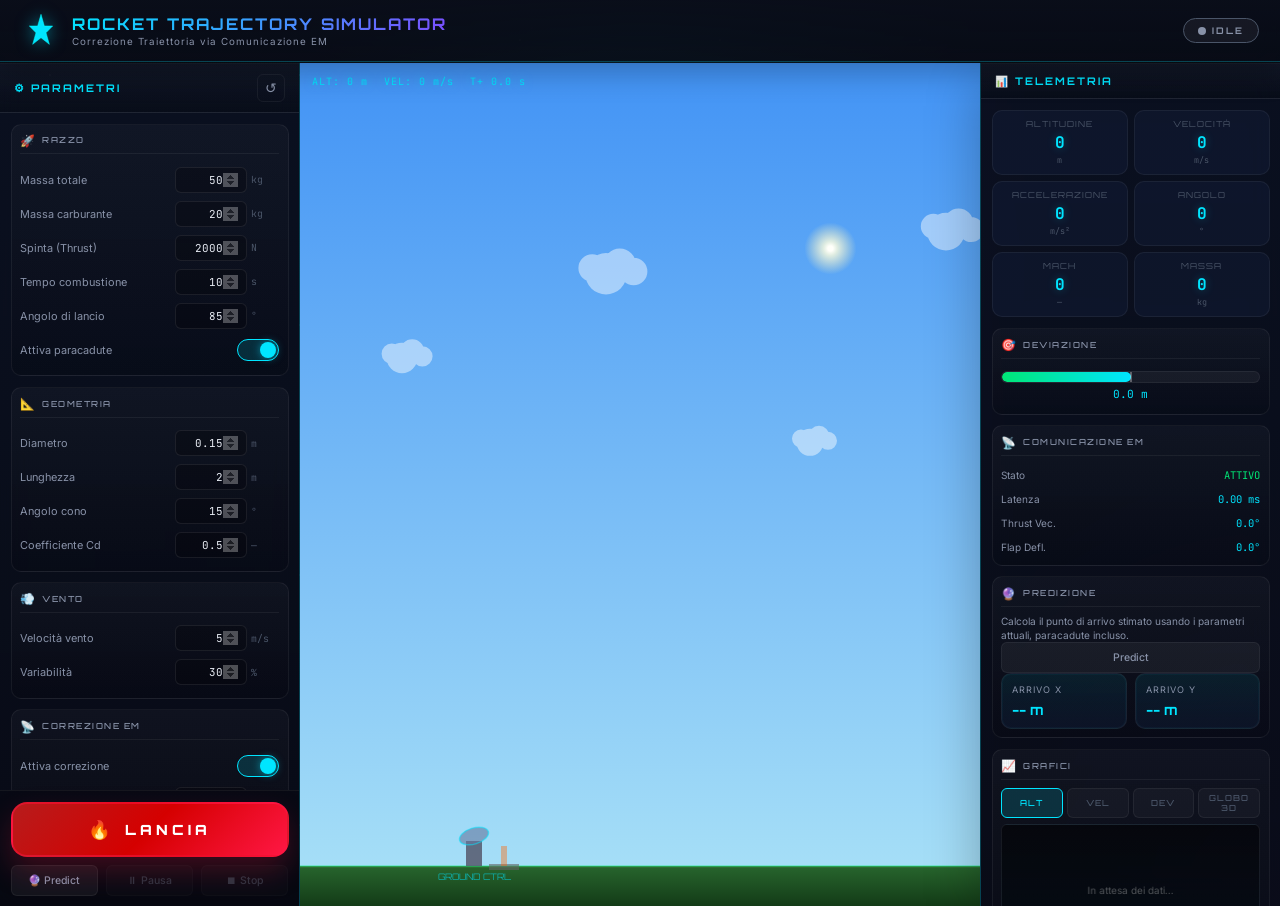
<file: exam/Progetto_Personale/index.html>
<!DOCTYPE html>
<html lang="it">
<head>
    <meta charset="UTF-8">
    <meta name="viewport" content="width=device-width, initial-scale=1.0">
    <meta name="description" content="Simulatore interattivo di lancio razzi con correzione traiettoria via comunicazione elettromagnetica. Fisica realistica con drag, vento, thrust vectoring e PID controller.">
    <meta name="keywords" content="razzo, simulatore, traiettoria, fisica, EM, thrust vectoring, PID">
    <title>Simulatore Lancio Razzi — Correzione Traiettoria EM</title>
    <link rel="preconnect" href="https://fonts.googleapis.com">
    <link rel="preconnect" href="https://fonts.gstatic.com" crossorigin>
    <link href="https://fonts.googleapis.com/css2?family=Orbitron:wght@400;500;700;900&family=Inter:wght@300;400;500;600;700&family=JetBrains+Mono:wght@400;500&display=swap" rel="stylesheet">
    <link rel="stylesheet" href="style.css">
</head>
<body>
    <!-- Stars background -->
    <div id="stars-bg" class="stars-bg"></div>

    <!-- Header -->
    <header id="main-header" class="main-header">
        <div class="header-content">
            <div class="logo-section">
                <div class="logo-icon">
                    <svg viewBox="0 0 48 48" fill="none" xmlns="http://www.w3.org/2000/svg">
                        <path d="M24 4L28 18H38L30 26L34 40L24 32L14 40L18 26L10 18H20L24 4Z" fill="url(#logoGrad)" stroke="rgba(0,255,255,0.6)" stroke-width="1"/>
                        <defs><linearGradient id="logoGrad" x1="10" y1="4" x2="38" y2="40"><stop stop-color="#00e5ff"/><stop offset="1" stop-color="#7c4dff"/></linearGradient></defs>
                    </svg>
                </div>
                <div>
                    <h1>Rocket Trajectory Simulator</h1>
                    <p class="subtitle">Correzione Traiettoria via Comunicazione EM</p>
                </div>
            </div>
            <div class="header-status">
                <div id="sim-status-badge" class="status-badge idle">
                    <span class="status-dot"></span>
                    <span id="sim-status-text">IDLE</span>
                </div>
            </div>
        </div>
    </header>

    <!-- Main Layout -->
    <main id="main-layout" class="main-layout">

        <!-- Left Panel: Input Parameters -->
        <aside id="input-panel" class="panel input-panel">
            <div class="panel-header">
                <h2>⚙ Parametri</h2>
                <button id="btn-reset-params" class="btn-icon" title="Reset parametri">↺</button>
            </div>

            <div class="panel-body">
                <!-- Rocket Parameters -->
                <section class="param-group">
                    <h3 class="group-title">
                        <span class="group-icon">🚀</span> Razzo
                    </h3>
                    <div class="input-row">
                        <label for="input-mass">Massa totale</label>
                        <div class="input-unit">
                            <input type="number" id="input-mass" value="50" min="1" max="10000" step="1">
                            <span class="unit">kg</span>
                        </div>
                    </div>
                    <div class="input-row">
                        <label for="input-fuel-mass">Massa carburante</label>
                        <div class="input-unit">
                            <input type="number" id="input-fuel-mass" value="20" min="0.1" max="9000" step="0.1">
                            <span class="unit">kg</span>
                        </div>
                    </div>
                    <div class="input-row">
                        <label for="input-thrust">Spinta (Thrust)</label>
                        <div class="input-unit">
                            <input type="number" id="input-thrust" value="2000" min="1" max="100000" step="10">
                            <span class="unit">N</span>
                        </div>
                    </div>
                    <div class="input-row">
                        <label for="input-burn-time">Tempo combustione</label>
                        <div class="input-unit">
                            <input type="number" id="input-burn-time" value="10" min="0.1" max="300" step="0.1">
                            <span class="unit">s</span>
                        </div>
                    </div>
                    <div class="input-row">
                        <label for="input-launch-angle">Angolo di lancio</label>
                        <div class="input-unit">
                            <input type="number" id="input-launch-angle" value="85" min="0" max="90" step="0.5">
                            <span class="unit">°</span>
                        </div>
                    </div>
                    <div class="input-row toggle-row">
                        <label for="input-parachute-enabled">Attiva paracadute</label>
                        <label class="toggle-switch">
                            <input type="checkbox" id="input-parachute-enabled" checked>
                            <span class="toggle-slider"></span>
                        </label>
                    </div>
                </section>

                <!-- Geometry -->
                <section class="param-group">
                    <h3 class="group-title">
                        <span class="group-icon">📐</span> Geometria
                    </h3>
                    <div class="input-row">
                        <label for="input-diameter">Diametro</label>
                        <div class="input-unit">
                            <input type="number" id="input-diameter" value="0.15" min="0.01" max="10" step="0.01">
                            <span class="unit">m</span>
                        </div>
                    </div>
                    <div class="input-row">
                        <label for="input-length">Lunghezza</label>
                        <div class="input-unit">
                            <input type="number" id="input-length" value="2" min="0.1" max="50" step="0.1">
                            <span class="unit">m</span>
                        </div>
                    </div>
                    <div class="input-row">
                        <label for="input-cone-angle">Angolo cono</label>
                        <div class="input-unit">
                            <input type="number" id="input-cone-angle" value="15" min="1" max="45" step="1">
                            <span class="unit">°</span>
                        </div>
                    </div>
                    <div class="input-row">
                        <label for="input-cd">Coefficiente Cd</label>
                        <div class="input-unit">
                            <input type="number" id="input-cd" value="0.5" min="0.05" max="2" step="0.01">
                            <span class="unit">—</span>
                        </div>
                    </div>
                </section>

                <!-- Wind -->
                <section class="param-group">
                    <h3 class="group-title">
                        <span class="group-icon">💨</span> Vento
                    </h3>
                    <div class="input-row">
                        <label for="input-wind-speed">Velocità vento</label>
                        <div class="input-unit">
                            <input type="number" id="input-wind-speed" value="5" min="0" max="100" step="0.5">
                            <span class="unit">m/s</span>
                        </div>
                    </div>
                    <div class="input-row">
                        <label for="input-wind-var">Variabilità</label>
                        <div class="input-unit">
                            <input type="number" id="input-wind-var" value="30" min="0" max="100" step="1">
                            <span class="unit">%</span>
                        </div>
                    </div>
                </section>

                <!-- Correction System -->
                <section class="param-group">
                    <h3 class="group-title">
                        <span class="group-icon">📡</span> Correzione EM
                    </h3>
                    <div class="input-row toggle-row">
                        <label for="input-correction-enabled">Attiva correzione</label>
                        <label class="toggle-switch">
                            <input type="checkbox" id="input-correction-enabled" checked>
                            <span class="toggle-slider"></span>
                        </label>
                    </div>
                    <div class="input-row">
                        <label for="input-pid-kp">PID Kp</label>
                        <div class="input-unit">
                            <input type="number" id="input-pid-kp" value="2.0" min="0" max="50" step="0.1">
                            <span class="unit">—</span>
                        </div>
                    </div>
                    <div class="input-row">
                        <label for="input-pid-ki">PID Ki</label>
                        <div class="input-unit">
                            <input type="number" id="input-pid-ki" value="0.1" min="0" max="10" step="0.01">
                            <span class="unit">—</span>
                        </div>
                    </div>
                    <div class="input-row">
                        <label for="input-pid-kd">PID Kd</label>
                        <div class="input-unit">
                            <input type="number" id="input-pid-kd" value="1.5" min="0" max="50" step="0.1">
                            <span class="unit">—</span>
                        </div>
                    </div>
                </section>

                <!-- Simulation Speed -->
                <section class="param-group">
                    <h3 class="group-title">
                        <span class="group-icon">⏱</span> Simulazione
                    </h3>
                    <div class="input-row">
                        <label for="input-time-scale">Velocità sim.</label>
                        <div class="input-unit">
                            <input type="range" id="input-time-scale" min="0.25" max="10" step="0.25" value="1">
                            <span class="unit" id="time-scale-label">1×</span>
                        </div>
                    </div>
                </section>
            </div>

            <!-- Launch Button -->
            <div class="launch-section">
                <button id="btn-launch" class="btn-launch">
                    <span class="launch-icon">🔥</span>
                    <span class="launch-text">LANCIA</span>
                </button>
                <div class="launch-sub-buttons">
                    <button id="btn-predict" class="btn-secondary">🔮 Predict</button>
                    <button id="btn-pause" class="btn-secondary" disabled>⏸ Pausa</button>
                    <button id="btn-stop" class="btn-secondary" disabled>⏹ Stop</button>
                </div>
            </div>
        </aside>

        <!-- Center: Simulation Canvas -->
        <section id="canvas-section" class="canvas-section">
            <canvas id="sim-canvas"></canvas>
            <div id="canvas-overlay" class="canvas-overlay">
                <div class="overlay-info">
                    <span id="overlay-altitude">ALT: 0 m</span>
                    <span id="overlay-velocity">VEL: 0 m/s</span>
                    <span id="overlay-time">T+ 0.0 s</span>
                </div>
            </div>
        </section>

        <!-- Right Panel: Telemetry Dashboard -->
        <aside id="telemetry-panel" class="panel telemetry-panel">
            <div class="panel-header">
                <h2>📊 Telemetria</h2>
            </div>

            <div class="panel-body">
                <!-- Primary Metrics -->
                <section class="telemetry-grid">
                    <div class="telem-card" id="telem-altitude">
                        <div class="telem-label">Altitudine</div>
                        <div class="telem-value"><span id="val-altitude">0</span></div>
                        <div class="telem-unit">m</div>
                    </div>
                    <div class="telem-card" id="telem-velocity">
                        <div class="telem-label">Velocità</div>
                        <div class="telem-value"><span id="val-velocity">0</span></div>
                        <div class="telem-unit">m/s</div>
                    </div>
                    <div class="telem-card" id="telem-accel">
                        <div class="telem-label">Accelerazione</div>
                        <div class="telem-value"><span id="val-accel">0</span></div>
                        <div class="telem-unit">m/s²</div>
                    </div>
                    <div class="telem-card" id="telem-angle">
                        <div class="telem-label">Angolo</div>
                        <div class="telem-value"><span id="val-angle">0</span></div>
                        <div class="telem-unit">°</div>
                    </div>
                    <div class="telem-card" id="telem-mach">
                        <div class="telem-label">Mach</div>
                        <div class="telem-value"><span id="val-mach">0</span></div>
                        <div class="telem-unit">—</div>
                    </div>
                    <div class="telem-card" id="telem-mass">
                        <div class="telem-label">Massa</div>
                        <div class="telem-value"><span id="val-mass">0</span></div>
                        <div class="telem-unit">kg</div>
                    </div>
                </section>

                <!-- Deviation -->
                <section class="param-group">
                    <h3 class="group-title">
                        <span class="group-icon">🎯</span> Deviazione
                    </h3>
                    <div class="deviation-meter">
                        <div class="deviation-bar-container">
                            <div id="deviation-bar" class="deviation-bar" style="width:50%"></div>
                            <div class="deviation-center-line"></div>
                        </div>
                        <div class="deviation-values">
                            <span id="val-deviation">0.0 m</span>
                        </div>
                    </div>
                </section>

                <!-- Communication Status -->
                <section class="param-group">
                    <h3 class="group-title">
                        <span class="group-icon">📡</span> Comunicazione EM
                    </h3>
                    <div class="comm-status">
                        <div class="comm-row">
                            <span class="comm-label">Stato</span>
                            <span id="val-comm-status" class="comm-value status-active">ATTIVO</span>
                        </div>
                        <div class="comm-row">
                            <span class="comm-label">Latenza</span>
                            <span id="val-comm-latency" class="comm-value">0.00 ms</span>
                        </div>
                        <div class="comm-row">
                            <span class="comm-label">Thrust Vec.</span>
                            <span id="val-thrust-vec" class="comm-value">0.0°</span>
                        </div>
                        <div class="comm-row">
                            <span class="comm-label">Flap Defl.</span>
                            <span id="val-flap" class="comm-value">0.0°</span>
                        </div>
                    </div>
                </section>

                <!-- Prediction -->
                <section class="param-group prediction-section">
                    <h3 class="group-title">
                        <span class="group-icon">🔮</span> Predizione
                    </h3>
                    <p class="prediction-hint">Calcola il punto di arrivo stimato usando i parametri attuali, paracadute incluso.</p>
                    <div class="prediction-actions">
                        <button id="btn-predict-panel" class="btn-secondary">Predict</button>
                    </div>
                    <div class="prediction-grid">
                        <div class="prediction-card">
                            <div class="prediction-label">Arrivo X</div>
                            <div class="prediction-value"><span id="val-pred-x">--</span> m</div>
                        </div>
                        <div class="prediction-card">
                            <div class="prediction-label">Arrivo Y</div>
                            <div class="prediction-value"><span id="val-pred-y">--</span> m</div>
                        </div>
                    </div>
                </section>

                <!-- Charts -->
                <section class="param-group charts-section">
                    <h3 class="group-title">
                        <span class="group-icon">📈</span> Grafici
                    </h3>
                    <div class="chart-tabs">
                        <button class="chart-tab active" data-chart="altitude">Alt</button>
                        <button class="chart-tab" data-chart="velocity">Vel</button>
                        <button class="chart-tab" data-chart="deviation">Dev</button>
                        <button class="chart-tab" data-chart="globe">Globo 3D</button>
                    </div>
                    <canvas id="chart-canvas" width="300" height="160"></canvas>
                </section>

                <!-- Flight Log -->
                <section class="param-group">
                    <h3 class="group-title">
                        <span class="group-icon">📋</span> Log
                    </h3>
                    <div id="flight-log" class="flight-log">
                        <div class="log-entry">Sistema pronto per il lancio.</div>
                    </div>
                </section>
            </div>
        </aside>
    </main>

    <script src="simulation.js"></script>
    <script src="renderer.js"></script>
    <script src="app.js"></script>
</body>
</html>
</file>
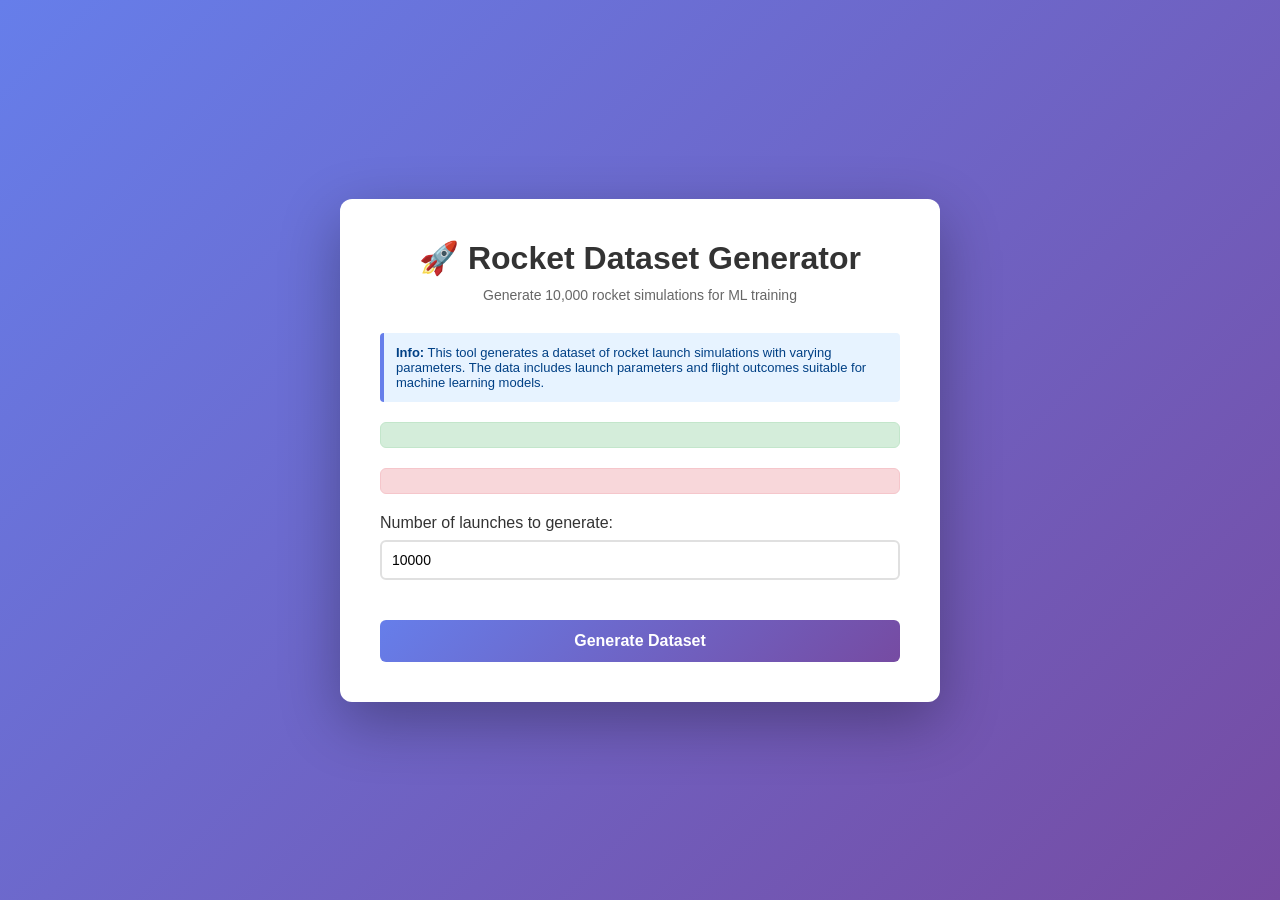
<file: exam/Progetto_Personale/generate_dataset.html>
<!DOCTYPE html>
<html lang="it">
<head>
    <meta charset="UTF-8">
    <meta name="viewport" content="width=device-width, initial-scale=1.0">
    <title>Rocket Dataset Generator - ML Training Data</title>
    <style>
        * {
            margin: 0;
            padding: 0;
            box-sizing: border-box;
        }

        body {
            font-family: 'Segoe UI', Tahoma, Geneva, Verdana, sans-serif;
            background: linear-gradient(135deg, #667eea 0%, #764ba2 100%);
            min-height: 100vh;
            padding: 20px;
            display: flex;
            justify-content: center;
            align-items: center;
        }

        .container {
            background: white;
            border-radius: 12px;
            box-shadow: 0 20px 60px rgba(0, 0, 0, 0.3);
            padding: 40px;
            max-width: 600px;
            width: 100%;
        }

        h1 {
            color: #333;
            margin-bottom: 10px;
            text-align: center;
        }

        .subtitle {
            color: #666;
            text-align: center;
            margin-bottom: 30px;
            font-size: 14px;
        }

        .section {
            margin-bottom: 30px;
        }

        label {
            display: block;
            margin-bottom: 8px;
            color: #333;
            font-weight: 500;
        }

        input[type="number"],
        select {
            width: 100%;
            padding: 10px;
            border: 2px solid #e0e0e0;
            border-radius: 6px;
            font-size: 14px;
            transition: border-color 0.3s;
        }

        input[type="number"]:focus,
        select:focus {
            outline: none;
            border-color: #667eea;
        }

        button {
            width: 100%;
            padding: 12px;
            border: none;
            border-radius: 6px;
            font-size: 16px;
            font-weight: 600;
            cursor: pointer;
            transition: all 0.3s;
            margin-top: 10px;
        }

        .btn-primary {
            background: linear-gradient(135deg, #667eea 0%, #764ba2 100%);
            color: white;
        }

        .btn-primary:hover:not(:disabled) {
            transform: translateY(-2px);
            box-shadow: 0 10px 20px rgba(102, 126, 234, 0.4);
        }

        .btn-primary:disabled {
            opacity: 0.6;
            cursor: not-allowed;
        }

        .btn-secondary {
            background: #f5f5f5;
            color: #333;
            border: 2px solid #e0e0e0;
        }

        .btn-secondary:hover:not(:disabled) {
            background: #efefef;
        }

        .progress-container {
            display: none;
            margin-top: 20px;
        }

        .progress-bar {
            width: 100%;
            height: 8px;
            background: #f0f0f0;
            border-radius: 4px;
            overflow: hidden;
            margin-bottom: 10px;
        }

        .progress-fill {
            height: 100%;
            background: linear-gradient(90deg, #667eea 0%, #764ba2 100%);
            width: 0%;
            transition: width 0.3s;
        }

        .progress-text {
            color: #666;
            font-size: 14px;
            text-align: center;
        }

        .stats-container {
            display: none;
            background: #f9f9f9;
            border-radius: 8px;
            padding: 20px;
            margin-top: 20px;
            border: 1px solid #e0e0e0;
        }

        .stat-item {
            display: flex;
            justify-content: space-between;
            padding: 8px 0;
            border-bottom: 1px solid #e0e0e0;
        }

        .stat-item:last-child {
            border-bottom: none;
        }

        .stat-label {
            color: #666;
            font-weight: 500;
        }

        .stat-value {
            color: #333;
            font-weight: 600;
        }

        .download-buttons {
            display: none;
            gap: 10px;
            margin-top: 20px;
        }

        .download-buttons button {
            flex: 1;
        }

        .alert {
            padding: 12px;
            border-radius: 6px;
            margin-bottom: 20px;
            display: none;
        }

        .alert.success {
            background: #d4edda;
            color: #155724;
            border: 1px solid #c3e6cb;
            display: block;
        }

        .alert.error {
            background: #f8d7da;
            color: #721c24;
            border: 1px solid #f5c6cb;
            display: block;
        }

        .info-box {
            background: #e7f3ff;
            border-left: 4px solid #667eea;
            padding: 12px;
            border-radius: 4px;
            margin-bottom: 20px;
            font-size: 13px;
            color: #004085;
        }
    </style>
</head>
<body>
    <div class="container">
        <h1>🚀 Rocket Dataset Generator</h1>
        <p class="subtitle">Generate 10,000 rocket simulations for ML training</p>

        <div class="info-box">
            <strong>Info:</strong> This tool generates a dataset of rocket launch simulations with varying parameters. The data includes launch parameters and flight outcomes suitable for machine learning models.
        </div>

        <div class="alert success" id="alertSuccess"></div>
        <div class="alert error" id="alertError"></div>

        <div class="section">
            <label for="numLaunches">Number of launches to generate:</label>
            <input type="number" id="numLaunches" value="10000" min="100" max="50000" step="100">
        </div>

        <button class="btn-primary" id="btnGenerate" onclick="startGeneration()">
            Generate Dataset
        </button>
        <button class="btn-secondary" id="btnCancel" onclick="cancelGeneration()" style="display: none;">
            Cancel
        </button>

        <div class="progress-container" id="progressContainer">
            <div class="progress-bar">
                <div class="progress-fill" id="progressFill"></div>
            </div>
            <div class="progress-text" id="progressText">0%</div>
        </div>

        <div class="stats-container" id="statsContainer"></div>

        <div class="download-buttons" id="downloadButtons">
            <button class="btn-primary" onclick="downloadMainDataset()">
                📥 Download Main Dataset (CSV)
            </button>
            <button class="btn-primary" onclick="downloadTrajectories()">
                📥 Download Trajectories (CSV)
            </button>
        </div>
    </div>

    <script src="simulation.js"></script>
    <script src="dataset_generator.js"></script>
    <script>
        let generator = null;

        async function startGeneration() {
            const numLaunches = parseInt(document.getElementById('numLaunches').value);

            if (isNaN(numLaunches) || numLaunches < 100) {
                showAlert('error', 'Please enter a valid number of launches (minimum 100)');
                return;
            }

            // UI state
            document.getElementById('btnGenerate').disabled = true;
            document.getElementById('btnCancel').style.display = 'block';
            document.getElementById('progressContainer').style.display = 'block';
            document.getElementById('statsContainer').style.display = 'none';
            document.getElementById('downloadButtons').style.display = 'none';
            hideAlerts();

            // Create generator
            generator = new DatasetGenerator(numLaunches, onProgress);

            try {
                console.log(`Starting dataset generation for ${numLaunches} launches...`);
                const dataset = await generator.generate();

                if (generator.cancelled) {
                    showAlert('error', 'Generation cancelled by user');
                    resetUI();
                    return;
                }

                console.log(`Dataset generated: ${dataset.length} launches`);
                
                // Show stats
                showStats();
                
                // Show download buttons
                document.getElementById('downloadButtons').style.display = 'flex';
                
                showAlert('success', `✅ Dataset generated successfully! ${numLaunches} launches processed.`);
            } catch (error) {
                console.error('Generation error:', error);
                showAlert('error', `Error during generation: ${error.message}`);
            } finally {
                resetUI();
            }
        }

        function cancelGeneration() {
            if (generator) {
                generator.cancel();
                showAlert('error', 'Cancelling generation...');
            }
        }

        function onProgress(progress) {
            const percentage = progress.percentage;
            document.getElementById('progressFill').style.width = percentage + '%';
            document.getElementById('progressText').textContent = 
                `${progress.current}/${progress.total} (${percentage}%)`;
        }

        function showStats() {
            if (!generator) return;

            const stats = generator.getStatistics();
            if (!stats) return;

            let html = '<h3 style="margin-bottom: 15px; color: #333;">Dataset Statistics</h3>';
            
            html += `<div class="stat-item">
                <span class="stat-label">Total launches:</span>
                <span class="stat-value">${stats.count.toLocaleString()}</span>
            </div>`;

            html += `<div class="stat-item">
                <span class="stat-label">Max Altitude (avg):</span>
                <span class="stat-value">${stats.maxAltitude.avg.toFixed(1)} m</span>
            </div>
            <div class="stat-item" style="padding-left: 20px; font-size: 12px; color: #999;">
                <span>Range: ${stats.maxAltitude.min.toFixed(1)} - ${stats.maxAltitude.max.toFixed(1)} m</span>
            </div>`;

            html += `<div class="stat-item">
                <span class="stat-label">Flight Time (avg):</span>
                <span class="stat-value">${stats.flightTime.avg.toFixed(1)} s</span>
            </div>
            <div class="stat-item" style="padding-left: 20px; font-size: 12px; color: #999;">
                <span>Range: ${stats.flightTime.min.toFixed(1)} - ${stats.flightTime.max.toFixed(1)} s</span>
            </div>`;

            html += `<div class="stat-item">
                <span class="stat-label">Max Velocity (avg):</span>
                <span class="stat-value">${stats.maxVelocity.avg.toFixed(1)} m/s</span>
            </div>
            <div class="stat-item" style="padding-left: 20px; font-size: 12px; color: #999;">
                <span>Range: ${stats.maxVelocity.min.toFixed(1)} - ${stats.maxVelocity.max.toFixed(1)} m/s</span>
            </div>`;

            html += `<div class="stat-item">
                <span class="stat-label">Landing Distance (avg):</span>
                <span class="stat-value">${Math.abs(stats.landingX.avg).toFixed(1)} m</span>
            </div>
            <div class="stat-item" style="padding-left: 20px; font-size: 12px; color: #999;">
                <span>Range: ${Math.abs(stats.landingX.min).toFixed(1)} - ${Math.abs(stats.landingX.max).toFixed(1)} m</span>
            </div>`;

            document.getElementById('statsContainer').innerHTML = html;
            document.getElementById('statsContainer').style.display = 'block';
        }

        function downloadMainDataset() {
            if (!generator || generator.dataset.length === 0) {
                showAlert('error', 'No dataset available');
                return;
            }

            const csv = generator.exportAsCSV();
            downloadFile(csv, 'rocket_dataset_main.csv');
        }

        function downloadTrajectories() {
            if (!generator || generator.dataset.length === 0) {
                showAlert('error', 'No dataset available');
                return;
            }

            const csv = generator.exportTrajectoriesAsCSV();
            downloadFile(csv, 'rocket_dataset_trajectories.csv');
        }

        function downloadFile(content, filename) {
            const blob = new Blob([content], { type: 'text/csv;charset=utf-8;' });
            const link = document.createElement('a');
            const url = URL.createObjectURL(blob);
            
            link.setAttribute('href', url);
            link.setAttribute('download', filename);
            link.style.visibility = 'hidden';
            
            document.body.appendChild(link);
            link.click();
            document.body.removeChild(link);

            showAlert('success', `✅ Downloaded: ${filename}`);
        }

        function showAlert(type, message) {
            const successAlert = document.getElementById('alertSuccess');
            const errorAlert = document.getElementById('alertError');

            if (type === 'success') {
                successAlert.textContent = message;
                successAlert.style.display = 'block';
                errorAlert.style.display = 'none';
            } else {
                errorAlert.textContent = message;
                errorAlert.style.display = 'block';
                successAlert.style.display = 'none';
            }
        }

        function hideAlerts() {
            document.getElementById('alertSuccess').style.display = 'none';
            document.getElementById('alertError').style.display = 'none';
        }

        function resetUI() {
            document.getElementById('btnGenerate').disabled = false;
            document.getElementById('btnCancel').style.display = 'none';
            document.getElementById('progressContainer').style.display = 'none';
        }
    </script>
</body>
</html>
</file>
<file: exam/Progetto_Personale/style.css>
/* =========================================
   ROCKET TRAJECTORY SIMULATOR — STYLES
   Dark space theme, glassmorphism, HUD
   ========================================= */

/* ---------- CSS Custom Properties ---------- */
:root {
    --bg-deep: #06080f;
    --bg-dark: #0a0e1a;
    --bg-panel: rgba(12, 18, 36, 0.75);
    --bg-panel-solid: #0c1224;
    --bg-card: rgba(18, 28, 52, 0.6);
    --border-glow: rgba(0, 229, 255, 0.25);
    --border-subtle: rgba(255, 255, 255, 0.06);
    --text-primary: #e8ecf4;
    --text-secondary: #8892a8;
    --text-dim: #4a5568;
    --accent-cyan: #00e5ff;
    --accent-cyan-dim: rgba(0, 229, 255, 0.15);
    --accent-purple: #7c4dff;
    --accent-orange: #ff6d00;
    --accent-red: #ff1744;
    --accent-green: #00e676;
    --accent-yellow: #ffd600;
    --glow-cyan: 0 0 20px rgba(0, 229, 255, 0.3);
    --glow-orange: 0 0 20px rgba(255, 109, 0, 0.4);
    --glow-red: 0 0 30px rgba(255, 23, 68, 0.5);
    --radius-sm: 6px;
    --radius-md: 10px;
    --radius-lg: 16px;
    --radius-xl: 20px;
    --font-display: 'Orbitron', monospace, sans-serif;
    --font-body: 'Inter', system-ui, sans-serif;
    --font-mono: 'JetBrains Mono', monospace;
    --transition-fast: 150ms ease;
    --transition-med: 300ms ease;
    --transition-slow: 500ms ease;
    --panel-width: 300px;
}

/* ---------- Reset & Base ---------- */
*, *::before, *::after {
    margin: 0;
    padding: 0;
    box-sizing: border-box;
}

html {
    font-size: 14px;
    scroll-behavior: smooth;
}

body {
    font-family: var(--font-body);
    background:
        radial-gradient(circle at top, rgba(0, 229, 255, 0.08), transparent 30%),
        radial-gradient(circle at bottom right, rgba(124, 77, 255, 0.10), transparent 28%),
        linear-gradient(180deg, #05070d 0%, #06080f 40%, #05070b 100%);
    color: var(--text-primary);
    min-height: 100vh;
    overflow-x: hidden;
    position: relative;
}

/* ---------- Stars Background ---------- */
.stars-bg {
    position: fixed;
    inset: 0;
    z-index: 0;
    pointer-events: none;
    background:
        radial-gradient(1.5px 1.5px at 20% 30%, rgba(255,255,255,0.8) 0%, transparent 100%),
        radial-gradient(1px 1px at 40% 70%, rgba(255,255,255,0.5) 0%, transparent 100%),
        radial-gradient(1.2px 1.2px at 60% 20%, rgba(255,255,255,0.6) 0%, transparent 100%),
        radial-gradient(1px 1px at 80% 50%, rgba(255,255,255,0.4) 0%, transparent 100%),
        radial-gradient(1.5px 1.5px at 10% 80%, rgba(0,229,255,0.5) 0%, transparent 100%),
        radial-gradient(1px 1px at 90% 10%, rgba(124,77,255,0.5) 0%, transparent 100%);
    background-size: 250px 250px, 300px 300px, 200px 200px, 350px 350px, 400px 400px, 280px 280px;
    animation: starsFloat 120s linear infinite;
}

@keyframes starsFloat {
    0% { background-position: 0 0, 0 0, 0 0, 0 0, 0 0, 0 0; }
    100% { background-position: 250px 250px, -300px 300px, 200px -200px, -350px 350px, 400px -400px, -280px 280px; }
}

/* ---------- Header ---------- */
.main-header {
    position: relative;
    z-index: 10;
    background: linear-gradient(180deg, rgba(10, 14, 26, 0.96) 0%, rgba(10, 14, 26, 0.72) 100%);
    border-bottom: 1px solid var(--border-glow);
    backdrop-filter: blur(20px);
    -webkit-backdrop-filter: blur(20px);
    padding: 0.75rem 1.5rem;
    box-shadow: 0 10px 30px rgba(0, 0, 0, 0.25);
}

.header-content {
    display: flex;
    align-items: center;
    justify-content: space-between;
    max-width: 100%;
}

.logo-section {
    display: flex;
    align-items: center;
    gap: 0.75rem;
}

.logo-icon {
    width: 40px;
    height: 40px;
    filter: drop-shadow(0 0 8px rgba(0, 229, 255, 0.5));
    animation: logoPulse 3s ease-in-out infinite;
}

@keyframes logoPulse {
    0%, 100% { filter: drop-shadow(0 0 8px rgba(0, 229, 255, 0.5)); }
    50% { filter: drop-shadow(0 0 16px rgba(0, 229, 255, 0.8)); }
}

.main-header h1 {
    font-family: var(--font-display);
    font-size: 1.15rem;
    font-weight: 700;
    letter-spacing: 2px;
    text-transform: uppercase;
    background: linear-gradient(135deg, var(--accent-cyan), var(--accent-purple));
    -webkit-background-clip: text;
    -webkit-text-fill-color: transparent;
    background-clip: text;
}

.subtitle {
    font-size: 0.7rem;
    color: var(--text-secondary);
    letter-spacing: 1px;
    margin-top: 2px;
}

/* Status Badge */
.status-badge {
    display: flex;
    align-items: center;
    gap: 6px;
    padding: 6px 14px;
    border-radius: 20px;
    font-family: var(--font-display);
    font-size: 0.65rem;
    font-weight: 700;
    letter-spacing: 2px;
    text-transform: uppercase;
    border: 1px solid;
}

.status-badge.idle {
    background: rgba(255, 255, 255, 0.05);
    border-color: var(--text-dim);
    color: var(--text-secondary);
}

.status-badge.running {
    background: rgba(0, 230, 118, 0.1);
    border-color: var(--accent-green);
    color: var(--accent-green);
    animation: statusGlow 2s ease-in-out infinite;
}

.status-badge.paused {
    background: rgba(255, 214, 0, 0.1);
    border-color: var(--accent-yellow);
    color: var(--accent-yellow);
}

.status-badge.finished {
    background: rgba(0, 229, 255, 0.1);
    border-color: var(--accent-cyan);
    color: var(--accent-cyan);
}

@keyframes statusGlow {
    0%, 100% { box-shadow: 0 0 8px rgba(0, 230, 118, 0.2); }
    50% { box-shadow: 0 0 20px rgba(0, 230, 118, 0.4); }
}

.status-dot {
    width: 8px;
    height: 8px;
    border-radius: 50%;
    background: currentColor;
}

.status-badge.running .status-dot {
    animation: dotBlink 1s ease-in-out infinite;
}

@keyframes dotBlink {
    0%, 100% { opacity: 1; }
    50% { opacity: 0.3; }
}

/* ---------- Main Layout ---------- */
.main-layout {
    position: relative;
    z-index: 5;
    display: grid;
    grid-template-columns: var(--panel-width) 1fr var(--panel-width);
    gap: 0;
    height: calc(100vh - 56px);
    border-top: 1px solid rgba(255, 255, 255, 0.03);
}

/* ---------- Panels (shared) ---------- */
.panel {
    background: linear-gradient(180deg, rgba(12, 18, 36, 0.82), rgba(9, 12, 24, 0.88));
    backdrop-filter: blur(16px);
    -webkit-backdrop-filter: blur(16px);
    border: 1px solid var(--border-glow);
    display: flex;
    flex-direction: column;
    overflow: hidden;
    box-shadow: inset 0 1px 0 rgba(255, 255, 255, 0.03), 0 18px 50px rgba(0, 0, 0, 0.28);
}

.input-panel {
    border-right: 1px solid var(--border-glow);
    border-left: none;
    border-top: none;
    border-bottom: none;
}

.telemetry-panel {
    border-left: 1px solid var(--border-glow);
    border-right: none;
    border-top: none;
    border-bottom: none;
}

.panel-header {
    display: flex;
    align-items: center;
    justify-content: space-between;
    padding: 0.75rem 1rem;
    border-bottom: 1px solid var(--border-subtle);
    background: linear-gradient(180deg, rgba(255, 255, 255, 0.03), rgba(0, 0, 0, 0.18));
}

.panel-header h2 {
    font-family: var(--font-display);
    font-size: 0.75rem;
    font-weight: 700;
    letter-spacing: 2px;
    text-transform: uppercase;
    color: var(--accent-cyan);
}

.btn-icon {
    background: none;
    border: 1px solid var(--border-subtle);
    color: var(--text-secondary);
    width: 28px;
    height: 28px;
    border-radius: var(--radius-sm);
    cursor: pointer;
    font-size: 1rem;
    display: grid;
    place-items: center;
    transition: all var(--transition-fast);
}

.btn-icon:hover {
    border-color: var(--accent-cyan);
    color: var(--accent-cyan);
    background: var(--accent-cyan-dim);
}

.panel-body {
    flex: 1;
    overflow-y: auto;
    padding: 0.75rem;
    scrollbar-width: thin;
    scrollbar-color: rgba(0, 229, 255, 0.2) transparent;
}

.panel-body::-webkit-scrollbar {
    width: 4px;
}

.panel-body::-webkit-scrollbar-thumb {
    background: rgba(0, 229, 255, 0.2);
    border-radius: 2px;
}

/* ---------- Parameter Groups ---------- */
.param-group {
    margin-bottom: 0.75rem;
    padding: 0.6rem;
    background: linear-gradient(180deg, rgba(255, 255, 255, 0.03), rgba(0, 0, 0, 0.12));
    border: 1px solid var(--border-subtle);
    border-radius: var(--radius-md);
    transition: border-color var(--transition-med), transform var(--transition-med), box-shadow var(--transition-med);
}

.param-group:hover {
    border-color: var(--border-glow);
    transform: translateY(-1px);
    box-shadow: 0 10px 24px rgba(0, 229, 255, 0.05);
}

.group-title {
    display: flex;
    align-items: center;
    gap: 6px;
    font-family: var(--font-display);
    font-size: 0.6rem;
    font-weight: 500;
    letter-spacing: 1.5px;
    text-transform: uppercase;
    color: var(--text-secondary);
    margin-bottom: 0.6rem;
    padding-bottom: 0.4rem;
    border-bottom: 1px solid var(--border-subtle);
}

.group-icon {
    font-size: 0.85rem;
}

/* ---------- Input Rows ---------- */
.input-row {
    display: flex;
    align-items: center;
    justify-content: space-between;
    padding: 4px 0;
    gap: 8px;
}

.input-row label {
    font-size: 0.78rem;
    color: var(--text-secondary);
    white-space: nowrap;
    flex-shrink: 0;
}

.input-unit {
    display: flex;
    align-items: center;
    gap: 4px;
}

.input-unit input[type="number"] {
    width: 72px;
    padding: 5px 8px;
    background: rgba(0, 0, 0, 0.22);
    border: 1px solid rgba(255, 255, 255, 0.08);
    border-radius: var(--radius-sm);
    color: var(--text-primary);
    font-family: var(--font-mono);
    font-size: 0.78rem;
    text-align: right;
    outline: none;
    transition: all var(--transition-fast);
}

.input-unit input[type="number"]:focus {
    border-color: var(--accent-cyan);
    box-shadow: 0 0 0 3px rgba(0, 229, 255, 0.10);
    transform: translateY(-1px);
}

.input-unit input[type="number"]::-webkit-inner-spin-button,
.input-unit input[type="number"]::-webkit-outer-spin-button {
    opacity: 0.3;
}

.input-unit input[type="range"] {
    width: 80px;
    height: 4px;
    -webkit-appearance: none;
    appearance: none;
    background: rgba(255, 255, 255, 0.1);
    border-radius: 2px;
    outline: none;
}

.input-unit input[type="range"]::-webkit-slider-thumb {
    -webkit-appearance: none;
    width: 14px;
    height: 14px;
    border-radius: 50%;
    background: var(--accent-cyan);
    cursor: pointer;
    box-shadow: 0 0 8px rgba(0, 229, 255, 0.5);
}

.unit {
    font-family: var(--font-mono);
    font-size: 0.7rem;
    color: var(--text-dim);
    min-width: 28px;
}

/* ---------- Toggle Switch ---------- */
.toggle-row {
    padding: 6px 0;
}

.toggle-switch {
    position: relative;
    display: inline-block;
    width: 42px;
    height: 22px;
    cursor: pointer;
}

.toggle-switch input {
    opacity: 0;
    width: 0;
    height: 0;
}

.toggle-slider {
    position: absolute;
    inset: 0;
    background: rgba(255, 255, 255, 0.1);
    border-radius: 22px;
    border: 1px solid var(--border-subtle);
    transition: all var(--transition-med);
}

.toggle-slider::before {
    content: '';
    position: absolute;
    width: 16px;
    height: 16px;
    left: 2px;
    top: 2px;
    background: var(--text-secondary);
    border-radius: 50%;
    transition: all var(--transition-med);
}

.toggle-switch input:checked + .toggle-slider {
    background: var(--accent-cyan-dim);
    border-color: var(--accent-cyan);
}

.toggle-switch input:checked + .toggle-slider::before {
    transform: translateX(20px);
    background: var(--accent-cyan);
    box-shadow: 0 0 8px rgba(0, 229, 255, 0.5);
}

/* ---------- Launch Button ---------- */
.launch-section {
    padding: 0.75rem;
    border-top: 1px solid var(--border-subtle);
    background: linear-gradient(180deg, rgba(0, 0, 0, 0.14), rgba(0, 0, 0, 0.26));
}

.btn-launch {
    width: 100%;
    padding: 14px;
    background: linear-gradient(135deg, #b71c1c, #d50000, #ff1744);
    border: 2px solid rgba(255, 23, 68, 0.5);
    border-radius: var(--radius-lg);
    color: white;
    font-family: var(--font-display);
    font-size: 1rem;
    font-weight: 900;
    letter-spacing: 4px;
    text-transform: uppercase;
    cursor: pointer;
    display: flex;
    align-items: center;
    justify-content: center;
    gap: 10px;
    transition: all var(--transition-med);
    position: relative;
    overflow: hidden;
    box-shadow: 0 14px 30px rgba(255, 23, 68, 0.22);
}

.btn-launch::before {
    content: '';
    position: absolute;
    inset: -2px;
    border-radius: var(--radius-lg);
    background: linear-gradient(135deg, transparent, rgba(255, 23, 68, 0.3), transparent);
    animation: launchGlow 2s ease-in-out infinite;
    z-index: -1;
}

@keyframes launchGlow {
    0%, 100% { box-shadow: 0 0 20px rgba(255, 23, 68, 0.3), inset 0 0 20px rgba(255, 23, 68, 0.1); }
    50% { box-shadow: 0 0 40px rgba(255, 23, 68, 0.6), inset 0 0 30px rgba(255, 23, 68, 0.2); }
}

.btn-launch:hover {
    transform: scale(1.02);
    box-shadow: var(--glow-red);
    background: linear-gradient(135deg, #d50000, #ff1744, #ff5252);
}

.btn-launch:active {
    transform: scale(0.98);
}

.btn-launch:disabled {
    opacity: 0.4;
    cursor: not-allowed;
    transform: none;
    box-shadow: none;
}

.btn-launch:disabled::before {
    animation: none;
}

.launch-icon {
    font-size: 1.3rem;
}

.launch-sub-buttons {
    display: flex;
    gap: 8px;
    margin-top: 8px;
    flex-wrap: wrap;
}

.btn-secondary {
    flex: 1;
    padding: 8px;
    background: rgba(255, 255, 255, 0.05);
    border: 1px solid var(--border-subtle);
    border-radius: var(--radius-sm);
    color: var(--text-secondary);
    font-family: var(--font-body);
    font-size: 0.75rem;
    font-weight: 500;
    cursor: pointer;
    transition: all var(--transition-fast);
}

.btn-secondary:hover:not(:disabled) {
    border-color: var(--accent-cyan);
    color: var(--accent-cyan);
    background: var(--accent-cyan-dim);
    transform: translateY(-1px);
    box-shadow: 0 8px 20px rgba(0, 229, 255, 0.08);
}

.btn-secondary:disabled {
    opacity: 0.3;
    cursor: not-allowed;
}

/* ---------- Prediction Panel ---------- */
.prediction-section {
    gap: 10px;
}

.prediction-hint {
    margin-top: -2px;
    font-size: 0.72rem;
    line-height: 1.4;
    color: var(--text-secondary);
}

.prediction-actions {
    display: flex;
}

.prediction-actions .btn-secondary {
    width: 100%;
}

.prediction-grid {
    display: grid;
    grid-template-columns: repeat(2, minmax(0, 1fr));
    gap: 8px;
}

.prediction-card {
    padding: 10px;
    border-radius: var(--radius-md);
    border: 1px solid var(--border-subtle);
    background: linear-gradient(180deg, rgba(0, 229, 255, 0.08), rgba(18, 28, 52, 0.55));
    box-shadow: inset 0 0 0 1px rgba(0, 229, 255, 0.04);
}

.prediction-label {
    font-size: 0.65rem;
    letter-spacing: 1px;
    text-transform: uppercase;
    color: var(--text-secondary);
    margin-bottom: 6px;
}

.prediction-value {
    font-family: var(--font-display);
    font-size: 1rem;
    font-weight: 700;
    color: var(--accent-cyan);
}

/* ---------- Canvas Section ---------- */
.canvas-section {
    position: relative;
    background: var(--bg-dark);
    overflow: hidden;
}

.canvas-section canvas {
    display: block;
    width: 100%;
    height: 100%;
}

.canvas-overlay {
    position: absolute;
    top: 12px;
    left: 12px;
    right: 12px;
    pointer-events: none;
    z-index: 2;
}

.overlay-info {
    display: flex;
    gap: 16px;
    font-family: var(--font-mono);
    font-size: 0.72rem;
    color: var(--accent-cyan);
    text-shadow: 0 0 8px rgba(0, 229, 255, 0.5);
    letter-spacing: 1px;
}

/* ---------- Telemetry Cards ---------- */
.telemetry-grid {
    display: grid;
    grid-template-columns: 1fr 1fr;
    gap: 6px;
    margin-bottom: 0.75rem;
}

.telem-card {
    background: var(--bg-card);
    border: 1px solid var(--border-subtle);
    border-radius: var(--radius-md);
    padding: 8px 10px;
    text-align: center;
    transition: all var(--transition-med);
}

.telem-card:hover {
    border-color: var(--border-glow);
    box-shadow: var(--glow-cyan);
}

.telem-label {
    font-size: 0.6rem;
    font-family: var(--font-display);
    letter-spacing: 1px;
    text-transform: uppercase;
    color: var(--text-dim);
    margin-bottom: 4px;
}

.telem-value {
    font-family: var(--font-mono);
    font-size: 1.15rem;
    font-weight: 700;
    color: var(--accent-cyan);
    text-shadow: 0 0 10px rgba(0, 229, 255, 0.3);
    line-height: 1.2;
}

.telem-unit {
    font-family: var(--font-mono);
    font-size: 0.6rem;
    color: var(--text-dim);
    margin-top: 2px;
}

/* ---------- Deviation Meter ---------- */
.deviation-meter {
    padding: 4px 0;
}

.deviation-bar-container {
    position: relative;
    height: 12px;
    background: rgba(255, 255, 255, 0.05);
    border-radius: 6px;
    overflow: hidden;
    border: 1px solid var(--border-subtle);
}

.deviation-bar {
    height: 100%;
    background: linear-gradient(90deg, var(--accent-green), var(--accent-cyan));
    border-radius: 6px;
    transition: width var(--transition-fast), background var(--transition-med);
}

.deviation-bar.warning {
    background: linear-gradient(90deg, var(--accent-yellow), var(--accent-orange));
}

.deviation-bar.danger {
    background: linear-gradient(90deg, var(--accent-orange), var(--accent-red));
}

.deviation-center-line {
    position: absolute;
    top: 0;
    bottom: 0;
    left: 50%;
    width: 2px;
    background: rgba(255, 255, 255, 0.3);
    transform: translateX(-50%);
}

.deviation-values {
    text-align: center;
    margin-top: 4px;
    font-family: var(--font-mono);
    font-size: 0.8rem;
    color: var(--accent-cyan);
}

/* ---------- Communication Status ---------- */
.comm-status {
    display: flex;
    flex-direction: column;
    gap: 4px;
}

.comm-row {
    display: flex;
    justify-content: space-between;
    align-items: center;
    padding: 3px 0;
}

.comm-label {
    font-size: 0.72rem;
    color: var(--text-secondary);
}

.comm-value {
    font-family: var(--font-mono);
    font-size: 0.75rem;
    color: var(--accent-cyan);
}

.comm-value.status-active {
    color: var(--accent-green);
}

.comm-value.status-inactive {
    color: var(--text-dim);
}

/* ---------- Charts ---------- */
.charts-section canvas {
    width: 100%;
    height: 140px;
    border-radius: var(--radius-sm);
    background: linear-gradient(180deg, rgba(0, 0, 0, 0.26), rgba(0, 229, 255, 0.04));
    border: 1px solid var(--border-subtle);
}

.chart-tabs {
    display: flex;
    gap: 4px;
    margin-bottom: 6px;
}

.chart-tab {
    flex: 1;
    padding: 4px 8px;
    background: rgba(255, 255, 255, 0.03);
    border: 1px solid var(--border-subtle);
    border-radius: var(--radius-sm);
    color: var(--text-dim);
    font-family: var(--font-display);
    font-size: 0.6rem;
    font-weight: 500;
    letter-spacing: 1px;
    text-transform: uppercase;
    cursor: pointer;
    transition: all var(--transition-fast);
}

.chart-tab:hover {
    border-color: var(--border-glow);
    color: var(--text-secondary);
}

.chart-tab.active {
    background: var(--accent-cyan-dim);
    border-color: var(--accent-cyan);
    color: var(--accent-cyan);
}

/* ---------- Flight Log ---------- */
.flight-log {
    max-height: 120px;
    overflow-y: auto;
    font-family: var(--font-mono);
    font-size: 0.68rem;
    color: var(--text-secondary);
    scrollbar-width: thin;
    scrollbar-color: rgba(0, 229, 255, 0.15) transparent;
}

.flight-log::-webkit-scrollbar {
    width: 3px;
}

.flight-log::-webkit-scrollbar-thumb {
    background: rgba(0, 229, 255, 0.15);
    border-radius: 2px;
}

.log-entry {
    padding: 3px 0;
    border-bottom: 1px solid rgba(255, 255, 255, 0.03);
    animation: logFadeIn 0.3s ease;
}

.log-entry.warning {
    color: var(--accent-yellow);
}

.log-entry.error {
    color: var(--accent-red);
}

.log-entry.success {
    color: var(--accent-green);
}

.log-entry.em {
    color: var(--accent-purple);
}

@keyframes logFadeIn {
    from { opacity: 0; transform: translateY(-4px); }
    to { opacity: 1; transform: translateY(0); }
}

/* ---------- Scrollbar (global) ---------- */
::-webkit-scrollbar {
    width: 6px;
}

::-webkit-scrollbar-track {
    background: transparent;
}

::-webkit-scrollbar-thumb {
    background: rgba(0, 229, 255, 0.15);
    border-radius: 3px;
}

/* ---------- Responsive ---------- */
@media (max-width: 1200px) {
    :root {
        --panel-width: 260px;
    }
}

@media (max-width: 960px) {
    .main-layout {
        grid-template-columns: 1fr;
        grid-template-rows: auto 60vh auto;
        height: auto;
    }

    .input-panel, .telemetry-panel {
        border: none;
        border-bottom: 1px solid var(--border-glow);
    }

    .input-panel {
        order: 1;
    }

    .canvas-section {
        order: 2;
        min-height: 60vh;
    }

    .telemetry-panel {
        order: 3;
    }
}

/* ---------- Selection ---------- */
::selection {
    background: rgba(0, 229, 255, 0.3);
    color: white;
}
</file>
